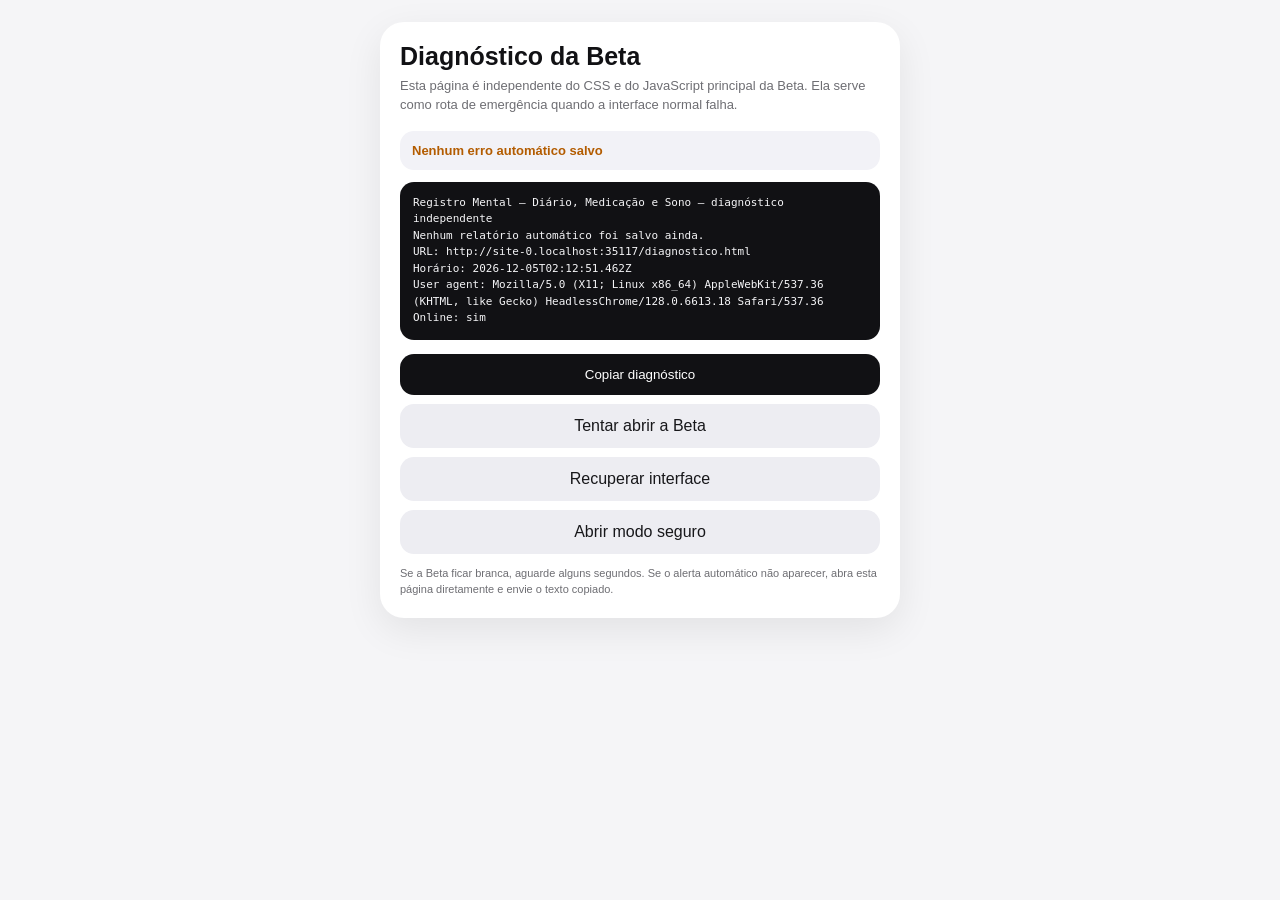
<file: diagnostico.html>
<!doctype html>
<html lang="pt-BR">
<head>
<meta charset="utf-8">
<meta name="viewport" content="width=device-width,initial-scale=1,viewport-fit=cover">
<meta name="theme-color" content="#f5f5f7">
<title>Diagnóstico — Registro Mental — Diário, Medicação e Sono</title>
<style>
*{box-sizing:border-box}html,body{margin:0;min-height:100%;background:#f5f5f7;color:#111114;font-family:-apple-system,BlinkMacSystemFont,"SF Pro Text",sans-serif}body{padding:calc(22px + env(safe-area-inset-top)) 16px calc(24px + env(safe-area-inset-bottom))}.wrap{width:min(100%,520px);margin:0 auto}.card{background:#fff;border-radius:24px;padding:20px;box-shadow:0 12px 38px rgba(0,0,0,.08)}h1{margin:0 0 6px;font-size:25px}p{margin:0;color:#6e6e73;font-size:13px;line-height:1.45}.status{margin:16px 0 12px;padding:12px;border-radius:14px;background:#f2f2f7;font-size:13px;font-weight:700}.report{margin:12px 0 0;padding:13px;border-radius:14px;background:#111114;color:#f5f5f7;white-space:pre-wrap;word-break:break-word;font:11px/1.5 ui-monospace,SFMono-Regular,Menlo,monospace;max-height:55vh;overflow:auto}.actions{display:grid;gap:9px;margin-top:14px}.actions button,.actions a{border:0;border-radius:14px;padding:13px 12px;font:700 14px/1.2 inherit;text-align:center;text-decoration:none;background:#ededf2;color:#17171a}.actions button:first-child{background:#111114;color:#fff}.hint{margin-top:12px;font-size:11px}.ok{color:#248a3d}.warn{color:#b35c00}@media(prefers-color-scheme:dark){html,body{background:#111114;color:#f5f5f7}.card{background:#1c1c1e;box-shadow:none}.status,.actions button,.actions a{background:#2c2c2e;color:#f5f5f7}p{color:#aeaeb2}.actions button:first-child{background:#f2f2f4;color:#111114}.report{background:#000}}
</style>
</head>
<body>
<div class="wrap"><section class="card">
<h1>Diagnóstico da Beta</h1>
<p>Esta página é independente do CSS e do JavaScript principal da Beta. Ela serve como rota de emergência quando a interface normal falha.</p>
<div class="status" id="status">Lendo o último diagnóstico…</div>
<pre class="report" id="report"></pre>
<div class="actions">
<button type="button" id="copy">Copiar diagnóstico</button>
<a href="./?diag-return=1">Tentar abrir a Beta</a>
<a href="./recover.html?from=diagnostico">Recuperar interface</a>
<a href="./safe.html?from=diagnostico">Abrir modo seguro</a>
</div>
<p class="hint">Se a Beta ficar branca, aguarde alguns segundos. Se o alerta automático não aparecer, abra esta página diretamente e envie o texto copiado.</p>
</section></div>
<script>
(function(){
'use strict';
var KEY='registro-last-diagnostic-v1';
var report=document.getElementById('report');
var status=document.getElementById('status');
var copy=document.getElementById('copy');
function fallbackCopy(text){var ta=document.createElement('textarea');ta.value=text;ta.setAttribute('readonly','');ta.style.position='fixed';ta.style.opacity='0';document.body.appendChild(ta);ta.select();var ok=false;try{ok=document.execCommand('copy')}catch(e){}ta.remove();return ok}
var text='';
try{text=sessionStorage.getItem(KEY)||localStorage.getItem(KEY)||''}catch(e){}
if(!text){
 text=['Registro Mental — Diário, Medicação e Sono — diagnóstico independente','Nenhum relatório automático foi salvo ainda.','URL: '+location.href,'Horário: '+new Date().toISOString(),'User agent: '+navigator.userAgent,'Online: '+(navigator.onLine?'sim':'não')].join('\n');
 status.textContent='Nenhum erro automático salvo';status.className='status warn';
}else{status.textContent='Último diagnóstico automático encontrado';status.className='status ok'}
report.textContent=text;
copy.addEventListener('click',async function(){var ok=false;try{await navigator.clipboard.writeText(text);ok=true}catch(e){ok=fallbackCopy(text)}copy.textContent=ok?'Diagnóstico copiado':'Selecione e copie o texto acima'});
})();
</script>
</body>
</html>
</file>
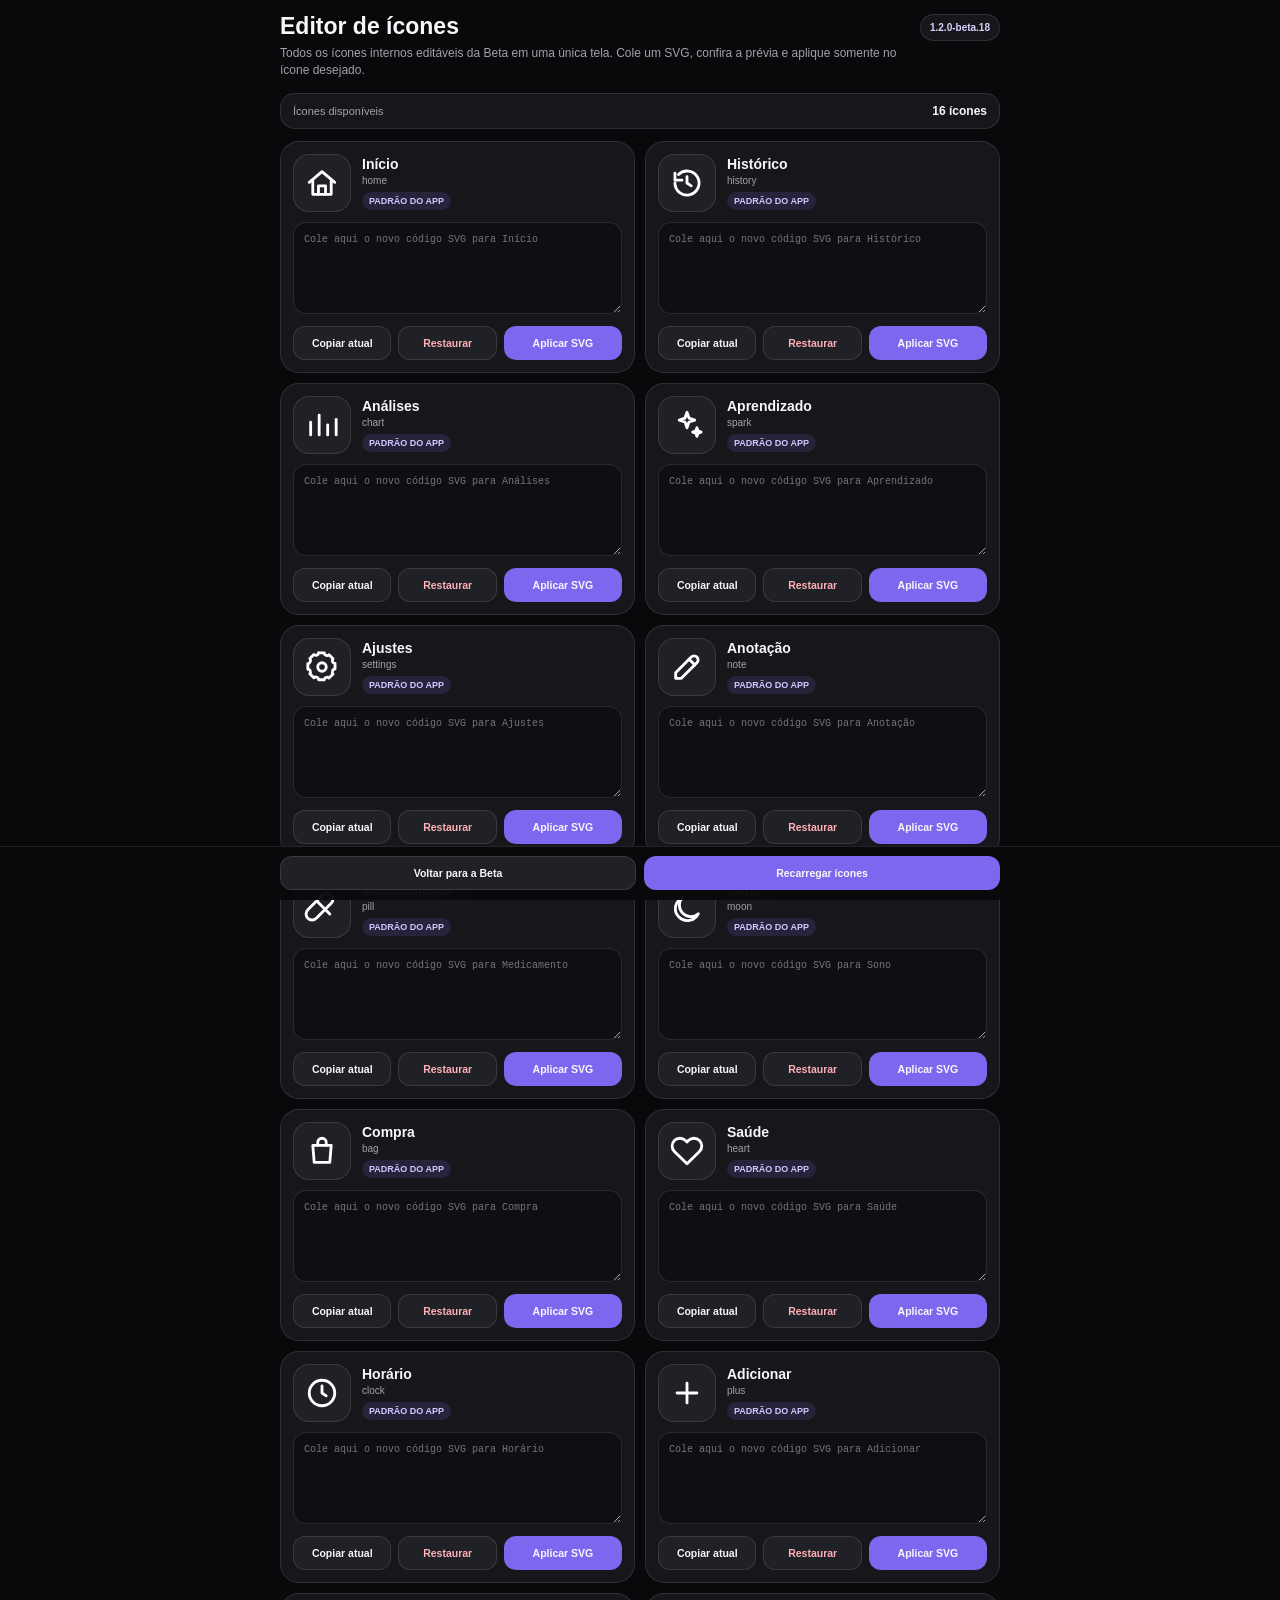
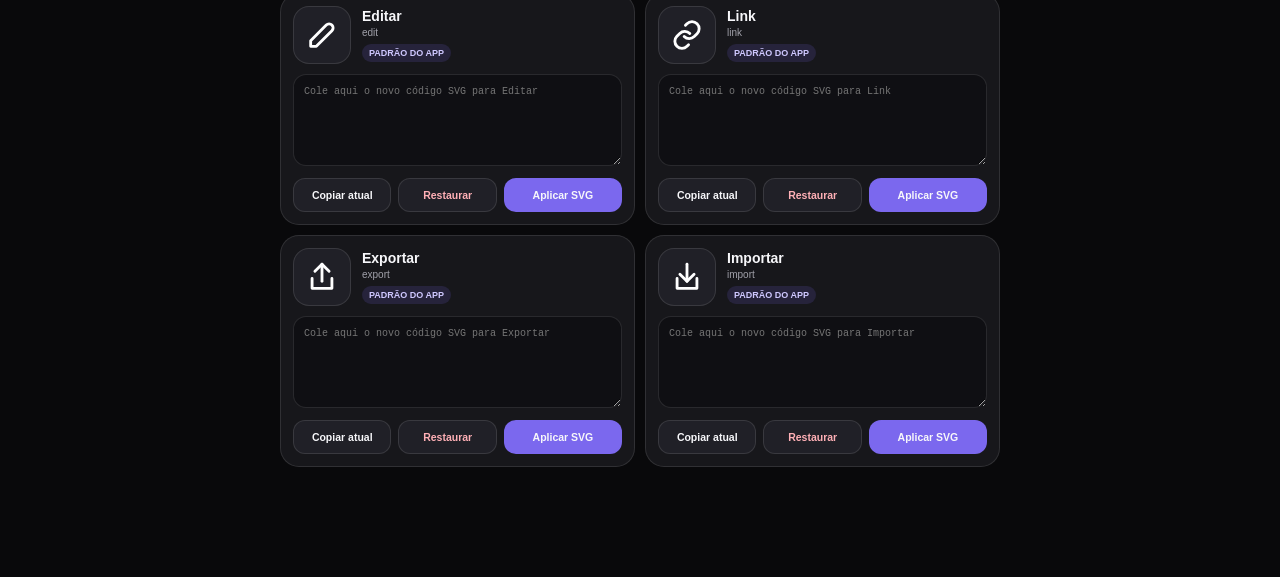
<file: icon-editor.html>
<!doctype html>
<html lang="pt-BR">
<head>
<meta charset="utf-8">
<meta name="viewport" content="width=device-width,initial-scale=1,viewport-fit=cover">
<meta name="theme-color" content="#0b0b0d">
<title>Registro Mental · Editor de ícones</title>
<style>
:root{color-scheme:dark;--bg:#09090b;--card:#17171b;--card2:#202027;--text:#f7f7fa;--muted:#a1a1aa;--line:rgba(255,255,255,.11);--accent:#7b68ee;--ok:#35c98a}
*{box-sizing:border-box}html,body{margin:0;min-height:100%;background:var(--bg);color:var(--text);font-family:-apple-system,BlinkMacSystemFont,"SF Pro Text","Segoe UI",sans-serif;-webkit-font-smoothing:antialiased}
body{padding:calc(14px + env(safe-area-inset-top)) 12px calc(110px + env(safe-area-inset-bottom))}
main{width:min(100%,720px);margin:auto}.head{display:flex;align-items:flex-start;justify-content:space-between;gap:10px;margin-bottom:14px}.head h1{font-size:23px;line-height:1.1;margin:0}.head p{font-size:12px;line-height:1.4;color:var(--muted);margin:6px 0 0}.version{flex:0 0 auto;border:1px solid var(--line);background:var(--card);padding:7px 9px;border-radius:999px;font-size:10px;font-weight:800;color:#d7d2ff}
.summary{display:flex;align-items:center;justify-content:space-between;gap:8px;margin:0 0 12px;padding:10px 12px;border:1px solid var(--line);border-radius:15px;background:var(--card)}.summary span{font-size:11px;color:var(--muted)}.summary strong{font-size:12px}
.grid{display:grid;grid-template-columns:1fr;gap:10px}.card{border:1px solid var(--line);border-radius:19px;background:var(--card);padding:12px}.top{display:grid;grid-template-columns:58px minmax(0,1fr);gap:11px;align-items:center}.preview{width:58px;height:58px;display:grid;place-items:center;border:1px solid var(--line);border-radius:16px;background:var(--card2);color:#fff}.preview svg{width:34px;height:34px;display:block;fill:none;stroke:currentColor;stroke-width:2;stroke-linecap:round;stroke-linejoin:round;overflow:visible}.meta{min-width:0}.meta strong{display:block;font-size:14px}.meta small{display:block;color:var(--muted);font-size:10px;margin-top:3px}.state{display:inline-block;margin-top:6px;padding:4px 7px;border-radius:999px;background:rgba(123,104,238,.15);color:#cfc8ff;font-size:9px;font-weight:800}.state.custom{background:rgba(53,201,138,.14);color:#93f0c7}
textarea{width:100%;height:92px;margin-top:10px;resize:vertical;border:1px solid var(--line);border-radius:13px;background:#0f0f13;color:#f7f7fa;padding:10px;font:10px/1.45 ui-monospace,SFMono-Regular,Menlo,monospace;outline:none}textarea:focus{border-color:rgba(123,104,238,.7);box-shadow:0 0 0 3px rgba(123,104,238,.12)}
.actions{display:grid;grid-template-columns:1fr 1fr 1.2fr;gap:7px;margin-top:8px}.actions button,.bottom button,.back{border:0;border-radius:12px;padding:10px 8px;font-size:10.5px;font-weight:800}.actions button{background:var(--card2);color:var(--text);border:1px solid var(--line)}.actions .save{background:var(--accent);border-color:transparent}.actions .reset{color:#ffb0b6}
.bottom{position:fixed;z-index:20;left:0;right:0;bottom:0;padding:9px 12px calc(10px + env(safe-area-inset-bottom));background:rgba(9,9,11,.92);border-top:1px solid var(--line);backdrop-filter:blur(18px);-webkit-backdrop-filter:blur(18px)}.bottom-inner{width:min(100%,720px);margin:auto;display:grid;grid-template-columns:1fr 1fr;gap:8px}.bottom button,.back{background:var(--card2);color:var(--text);border:1px solid var(--line)}.bottom .primary{background:var(--accent);border-color:transparent}.toast{position:fixed;z-index:50;left:50%;bottom:calc(86px + env(safe-area-inset-bottom));transform:translate(-50%,12px);opacity:0;pointer-events:none;background:#292930;color:white;border:1px solid var(--line);border-radius:12px;padding:9px 12px;font-size:11px;transition:.17s}.toast.show{opacity:1;transform:translate(-50%,0)}
@media(min-width:620px){.grid{grid-template-columns:1fr 1fr}.card{min-width:0}}
</style>
</head>
<body>
<main>
  <div class="head"><div><h1>Editor de ícones</h1><p>Todos os ícones internos editáveis da Beta em uma única tela. Cole um SVG, confira a prévia e aplique somente no ícone desejado.</p></div><span class="version">1.2.0-beta.18</span></div>
  <div class="summary"><span>Ícones disponíveis</span><strong id="count"></strong></div>
  <section class="grid" id="grid"></section>
</main>
<div class="bottom"><div class="bottom-inner"><button id="backBtn">Voltar para a Beta</button><button class="primary" id="reloadBtn">Recarregar ícones</button></div></div>
<div class="toast" id="toast"></div>
<script>
const RELEASE='1.2.0-beta.18';
const SETTINGS_KEY='registro-beta-settings-v1';
const BASE_ICONS={"home":"\u003cpath d=\"M3 11.5 12 4l9 7.5\">\u003c/path>\u003cpath d=\"M5.5 10.5V20h13v-9.5\">\u003c/path>\u003cpath d=\"M9.5 20v-6h5v6\">\u003c/path>","history":"\u003cpath d=\"M3.5 12a8.5 8.5 0 1 0 2.5-6\">\u003c/path>\u003cpath d=\"M3.5 5v5h5\">\u003c/path>\u003cpath d=\"M12 7.5V12l3 2\">\u003c/path>","chart":"\u003cpath d=\"M4 19V10\">\u003c/path>\u003cpath d=\"M10 19V5\">\u003c/path>\u003cpath d=\"M16 19v-7\">\u003c/path>\u003cpath d=\"M22 19V8\">\u003c/path>","settings":"\u003ccircle cx=\"12\" cy=\"12\" r=\"3\">\u003c/circle>\u003cpath d=\"M19.4 15a1.7 1.7 0 0 0 .34 1.88l.06.06-2.86 2.86-.06-.06A1.7 1.7 0 0 0 15 19.4a1.7 1.7 0 0 0-1 .6 1.7 1.7 0 0 0-.4 1.1V21H9.6v-.1a1.7 1.7 0 0 0-.4-1.1 1.7 1.7 0 0 0-1-.6 1.7 1.7 0 0 0-1.88.34l-.06.06-2.86-2.86.06-.06A1.7 1.7 0 0 0 3.8 15a1.7 1.7 0 0 0-.6-1 1.7 1.7 0 0 0-1.1-.4H2V9.6h.1A1.7 1.7 0 0 0 3.2 9a1.7 1.7 0 0 0 .6-1 1.7 1.7 0 0 0-.34-1.88l-.06-.06L6.26 3.2l.06.06A1.7 1.7 0 0 0 8.2 3.6a1.7 1.7 0 0 0 1-.6 1.7 1.7 0 0 0 .4-1.1V2h4v.1a1.7 1.7 0 0 0 .4 1.1 1.7 1.7 0 0 0 1 .6 1.7 1.7 0 0 0 1.88-.34l.06-.06 2.86 2.86-.06.06A1.7 1.7 0 0 0 19.4 8c.1.4.3.75.6 1 .3.25.7.4 1.1.4h.1v4h-.1c-.4 0-.8.15-1.1.4-.3.25-.5.6-.6 1.2Z\">\u003c/path>","note":"\u003cpath d=\"M4 20h4l11-11a2.8 2.8 0 0 0-4-4L4 16v4Z\">\u003c/path>\u003cpath d=\"m13.5 6.5 4 4\">\u003c/path>","pill":"\u003cpath d=\"M8 18.5 18.5 8a4.24 4.24 0 0 0-6-6L2 12.5a4.24 4.24 0 1 0 6 6Z\">\u003c/path>\u003cpath d=\"m8.5 6.5 9 9\">\u003c/path>","moon":"\u003cpath d=\"M20 15.3A8 8 0 0 1 8.7 4 8.5 8.5 0 1 0 20 15.3Z\">\u003c/path>","bag":"\u003cpath d=\"M5.5 8h13l-1 12h-11l-1-12Z\">\u003c/path>\u003cpath d=\"M9 8V6a3 3 0 0 1 6 0v2\">\u003c/path>","spark":"\u003cpath d=\"m12 3 1.4 4.1L17.5 8.5l-4.1 1.4L12 14l-1.4-4.1-4.1-1.4 4.1-1.4L12 3Z\">\u003c/path>\u003cpath d=\"m19 14 .8 2.2L22 17l-2.2.8L19 20l-.8-2.2L16 17l2.2-.8L19 14Z\">\u003c/path>","link":"\u003cpath d=\"M10 13a5 5 0 0 0 7.1.1l2-2a5 5 0 0 0-7.1-7.1l-1.1 1.1\">\u003c/path>\u003cpath d=\"M14 11a5 5 0 0 0-7.1-.1l-2 2A5 5 0 0 0 12 20l1.1-1.1\">\u003c/path>","heart":"\u003cpath d=\"M20.8 4.6a5.5 5.5 0 0 0-7.8 0L12 5.7l-1.1-1.1a5.5 5.5 0 0 0-7.8 7.8L12 21l8.8-8.6a5.5 5.5 0 0 0 0-7.8Z\">\u003c/path>","export":"\u003cpath d=\"M12 3v12\">\u003c/path>\u003cpath d=\"m7 8 5-5 5 5\">\u003c/path>\u003cpath d=\"M5 13v7h14v-7\">\u003c/path>","import":"\u003cpath d=\"M12 15V3\">\u003c/path>\u003cpath d=\"m7 10 5 5 5-5\">\u003c/path>\u003cpath d=\"M5 13v7h14v-7\">\u003c/path>","plus":"\u003cpath d=\"M12 5v14M5 12h14\">\u003c/path>","edit":"\u003cpath d=\"M4 20h4l11-11a2.8 2.8 0 0 0-4-4L4 16v4Z\">\u003c/path>","clock":"\u003ccircle cx=\"12\" cy=\"12\" r=\"9\">\u003c/circle>\u003cpath d=\"M12 7v5l3 2\">\u003c/path>"};
const LABELS={"home":"Início","history":"Histórico","chart":"Análises","settings":"Ajustes","note":"Anotação","pill":"Medicamento","moon":"Sono","bag":"Compra","spark":"Aprendizado","link":"Link","heart":"Saúde","export":"Exportar","import":"Importar","plus":"Adicionar","edit":"Editar","clock":"Horário"};
const ORDER=['home','history','chart','spark','settings','note','pill','moon','bag','heart','clock','plus','edit','link','export','import'];
const dirty=new Set();
const esc=v=>String(v??'').replace(/[&<>"']/g,c=>({'&':'&amp;','<':'&lt;','>':'&gt;','"':'&quot;',"'":'&#039;'}[c]));
function settings(){try{return JSON.parse(localStorage.getItem(SETTINGS_KEY)||'{}')}catch{return{}}}
function writeSettings(s){localStorage.setItem(SETTINGS_KEY,JSON.stringify(s))}
function sanitize(raw=''){let s=String(raw).trim();s=s.replace(/<script[\s\S]*?<\/script>/gi,'').replace(/<foreignObject[\s\S]*?<\/foreignObject>/gi,'').replace(/\son\w+\s*=\s*(['"]).*?\1/gi,'').replace(/\s(?:href|xlink:href)\s*=\s*(['"])(?:https?:|data:|javascript:).*?\1/gi,'');const m=s.match(/<svg[^>]*>([\s\S]*?)<\/svg>/i);return m?m[1]:s}
function effective(key,s=settings()){const o=s.iconOverrides?.[key];if(o?.type==='svg'&&o.value)return sanitize(o.value);if(o?.type==='bank'&&BASE_ICONS[o.value])return BASE_ICONS[o.value];return BASE_ICONS[key]||''}
function fullSvg(body){return '<svg viewBox="0 0 24 24" xmlns="http://www.w3.org/2000/svg">'+body+'</svg>'}
function toast(t){const e=document.getElementById('toast');e.textContent=t;e.classList.add('show');clearTimeout(toast._t);toast._t=setTimeout(()=>e.classList.remove('show'),1300)}
async function pasteInto(key){const ta=document.querySelector('[data-svg="'+key+'"]');try{const t=await navigator.clipboard.readText();if(!t)throw 0;ta.value=t;ta.dispatchEvent(new Event('input',{bubbles:true}));toast('SVG colado')}catch{ta.focus();toast('Cole o SVG no campo')}}
function preview(key,raw){const box=document.querySelector('[data-preview="'+key+'"]');const body=raw.trim()?sanitize(raw):effective(key);box.innerHTML='<svg viewBox="0 0 24 24" aria-hidden="true">'+body+'</svg>'}
function saveOne(key){const ta=document.querySelector('[data-svg="'+key+'"]');const raw=ta.value.trim(),s=settings();s.iconOverrides={...(s.iconOverrides||{})};if(raw){const clean=sanitize(raw);if(!clean)return toast('SVG vazio ou inválido');s.iconOverrides[key]={type:'svg',value:raw}}else delete s.iconOverrides[key];writeSettings(s);dirty.delete(key);render();toast('Ícone '+(LABELS[key]||key)+' aplicado')}
function resetOne(key){const s=settings();s.iconOverrides={...(s.iconOverrides||{})};delete s.iconOverrides[key];writeSettings(s);dirty.delete(key);render();toast('Ícone restaurado')}
function copyCurrent(key){const body=effective(key);const text=fullSvg(body);navigator.clipboard?.writeText(text).then(()=>toast('SVG atual copiado')).catch(()=>toast('Não foi possível copiar'))}
function render(){const s=settings(),grid=document.getElementById('grid');grid.innerHTML=ORDER.filter(k=>BASE_ICONS[k]).map(key=>{const o=s.iconOverrides?.[key],custom=!!o;const body=effective(key,s);const value=o?.type==='svg'?o.value:'';return '<article class="card"><div class="top"><div class="preview" data-preview="'+key+'"><svg viewBox="0 0 24 24" aria-hidden="true">'+body+'</svg></div><div class="meta"><strong>'+esc(LABELS[key]||key)+'</strong><small>'+esc(key)+'</small><span class="state '+(custom?'custom':'')+'">'+(custom?'PERSONALIZADO':'PADRÃO DO APP')+'</span></div></div><textarea data-svg="'+key+'" spellcheck="false" placeholder="Cole aqui o novo código SVG para '+esc(LABELS[key]||key)+'">'+esc(value)+'</textarea><div class="actions"><button data-copy="'+key+'">Copiar atual</button><button class="reset" data-reset="'+key+'">Restaurar</button><button class="save" data-save="'+key+'">Aplicar SVG</button></div></article>'}).join('');document.getElementById('count').textContent=ORDER.filter(k=>BASE_ICONS[k]).length+' ícones';document.querySelectorAll('[data-svg]').forEach(ta=>ta.oninput=()=>{dirty.add(ta.dataset.svg);preview(ta.dataset.svg,ta.value)});document.querySelectorAll('[data-copy]').forEach(b=>b.onclick=()=>copyCurrent(b.dataset.copy));document.querySelectorAll('[data-reset]').forEach(b=>b.onclick=()=>resetOne(b.dataset.reset));document.querySelectorAll('[data-save]').forEach(b=>b.onclick=()=>saveOne(b.dataset.save))}
document.getElementById('backBtn').onclick=()=>location.href='./';
document.getElementById('reloadBtn').onclick=()=>{render();toast('Ícones recarregados')};
window.addEventListener('beforeunload',e=>{if(!dirty.size)return;e.preventDefault();e.returnValue=''});
render();
</script>
</body>
</html>
</file>
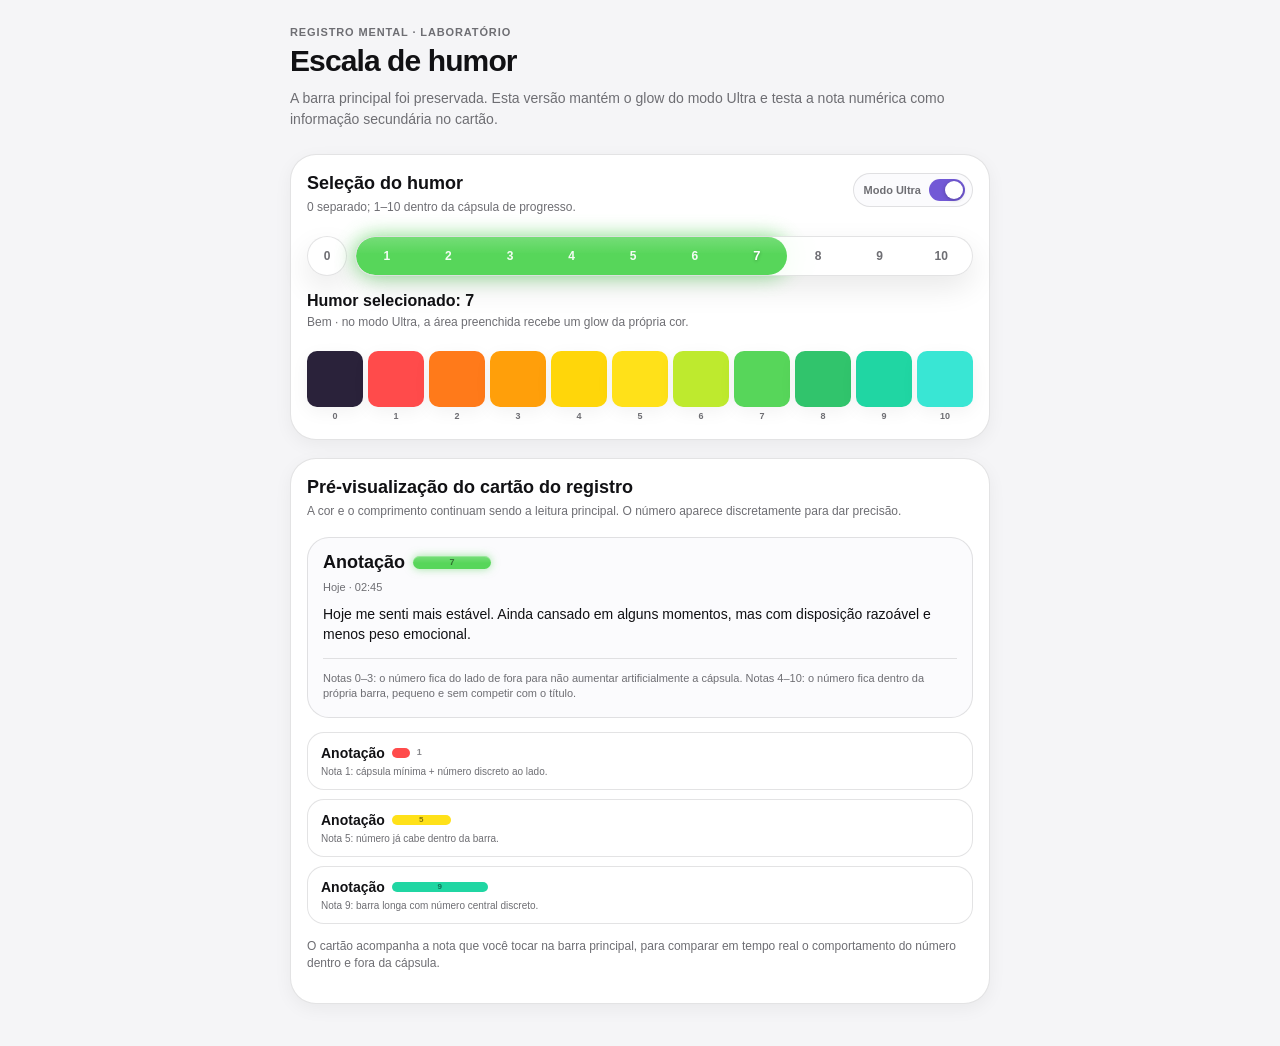
<file: mood-lab-review.html>
<!doctype html><html lang="pt-BR"><head><meta charset="utf-8"><meta name="viewport" content="width=device-width,initial-scale=1,viewport-fit=cover"><meta name="robots" content="noindex,nofollow"><title>Abrindo laboratório atualizado…</title><style>html,body{margin:0;min-height:100%;display:grid;place-items:center;background:#111114;color:#f5f5f7;font-family:-apple-system,BlinkMacSystemFont,"SF Pro Text",sans-serif}main{text-align:center;padding:24px}strong{display:block;font-size:18px;margin-bottom:8px}small{color:#a1a1a6}</style></head><body><main><strong>Abrindo laboratório atualizado…</strong><small>Paleta 0–10 + prévia dos cartões</small></main><script>location.replace('./mood-lab.html?v=20260909-0312-card-preview');</script></body></html>
</file>
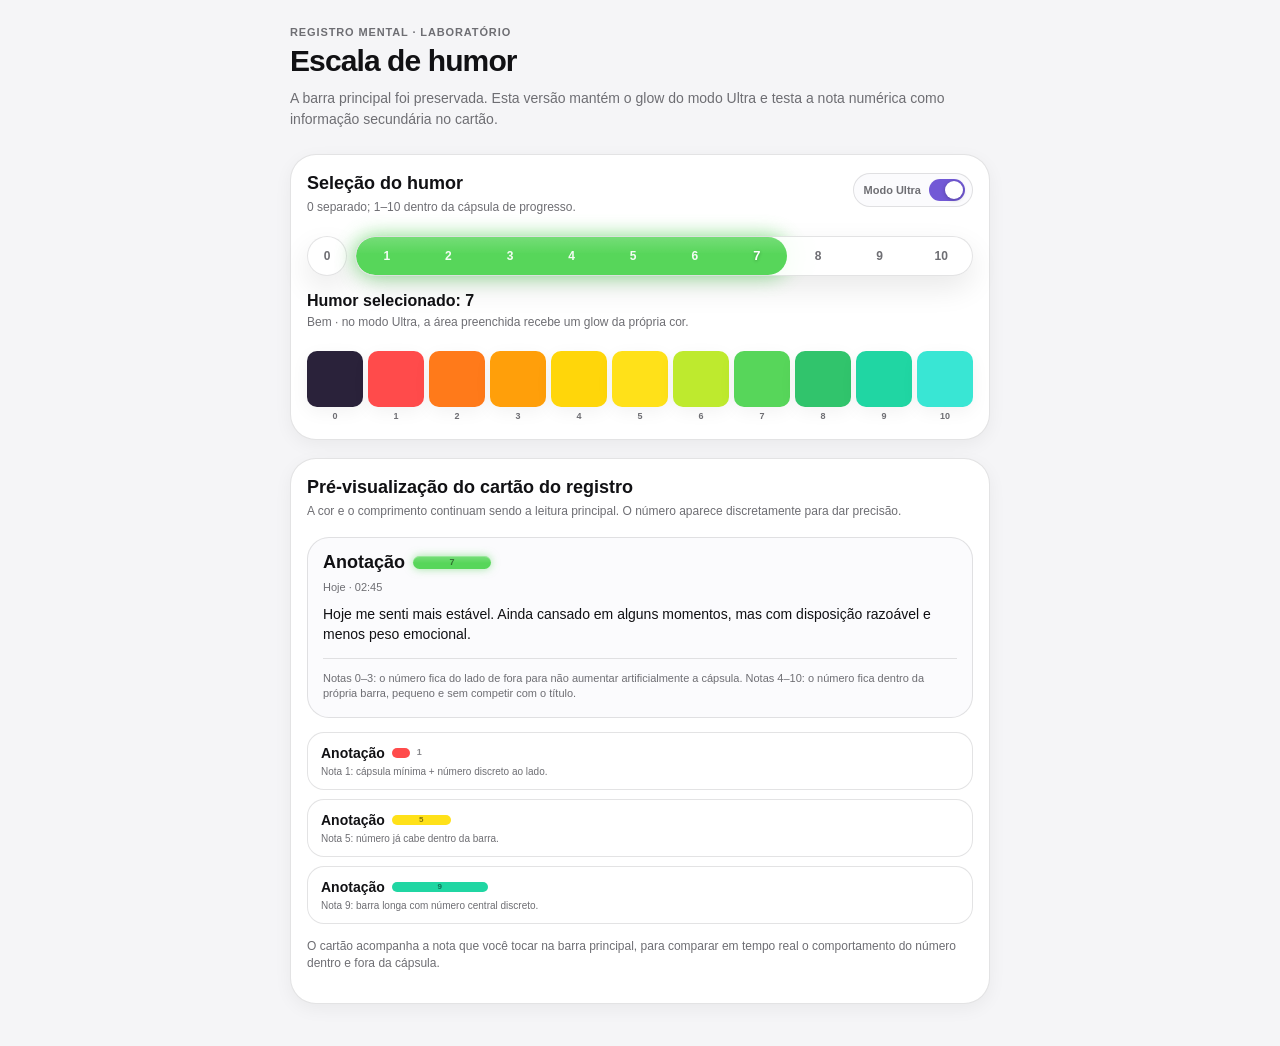
<file: mood-lab.html>
<!doctype html>
<html lang="pt-BR">
<head>
<meta charset="utf-8">
<meta name="robots" content="noindex,nofollow">
<meta name="viewport" content="width=device-width,initial-scale=1,viewport-fit=cover">
<meta name="theme-color" content="#f5f5f7">
<title>Laboratório — Escala de humor</title>
<style>
:root{
  color-scheme:light dark;
  --bg:#f5f5f7;--surface:#fff;--surface2:#fbfbfd;--text:#111114;--secondary:#6e6e73;
  --separator:rgba(60,60,67,.14);--track:rgba(255,255,255,.88);--accent:#7259D6;
  --fill:#57D65A;--shadow:0 12px 30px rgba(0,0,0,.09);--soft:0 5px 18px rgba(0,0,0,.05)
}
@media(prefers-color-scheme:dark){:root{
  --bg:#111114;--surface:#1c1c1e;--surface2:#232326;--text:#f5f5f7;--secondary:#a1a1a6;
  --separator:rgba(235,235,245,.14);--track:rgba(44,44,46,.92);
  --shadow:0 12px 28px rgba(0,0,0,.28);--soft:0 5px 18px rgba(0,0,0,.18)
}}
*{box-sizing:border-box}
html,body{margin:0;min-height:100%;background:var(--bg);color:var(--text);font-family:-apple-system,BlinkMacSystemFont,"SF Pro Text",sans-serif}
body{padding:calc(26px + env(safe-area-inset-top)) 14px calc(42px + env(safe-area-inset-bottom))}
main{width:min(100%,700px);margin:auto}
.eyebrow{margin:0 0 6px;color:var(--secondary);font-size:11px;font-weight:760;letter-spacing:.08em;text-transform:uppercase}
h1{margin:0;font-size:30px;letter-spacing:-.03em}
.intro{margin:10px 0 24px;color:var(--secondary);font-size:14px;line-height:1.5}
.stack{display:grid;gap:18px}
.panel{border:1px solid var(--separator);background:var(--surface);border-radius:26px;padding:18px 16px;box-shadow:var(--soft)}
.head-row{display:flex;align-items:flex-start;justify-content:space-between;gap:12px}
.panel h2{margin:0;font-size:18px}
.sub{margin:5px 0 0;color:var(--secondary);font-size:12px;line-height:1.45}
.mode-toggle{display:flex;align-items:center;gap:8px;background:var(--surface2);border:1px solid var(--separator);border-radius:999px;padding:5px 7px 5px 10px;font-size:11px;font-weight:750;color:var(--secondary);white-space:nowrap}
.switch{appearance:none;width:36px;height:22px;border:0;border-radius:999px;background:rgba(127,127,127,.24);position:relative;margin:0;transition:.2s}
.switch:after{content:"";position:absolute;width:18px;height:18px;left:2px;top:2px;border-radius:50%;background:#fff;box-shadow:0 1px 4px rgba(0,0,0,.25);transition:.2s}
.switch:checked{background:var(--accent)}
.switch:checked:after{transform:translateX(14px)}
.scale-wrap{margin-top:20px;display:grid;grid-template-columns:40px minmax(0,1fr);gap:8px;align-items:center}
.zero,.scale button{appearance:none;border:0;cursor:pointer;-webkit-tap-highlight-color:transparent;font:800 12px/1 -apple-system,BlinkMacSystemFont,"SF Pro Text",sans-serif}
.zero{width:40px;height:40px;border-radius:50%;background:var(--track);color:var(--secondary);border:1px solid var(--separator);box-shadow:var(--shadow);transition:.18s transform,.18s background,.18s color,.18s box-shadow,.18s filter}
.scale-shell{position:relative;height:40px;isolation:isolate}
.glow{position:absolute;z-index:0;left:0;top:0;height:40px;width:0;border-radius:999px;background:var(--fill);filter:blur(10px);opacity:0;transition:width .28s cubic-bezier(.2,.8,.2,1),background .2s,opacity .2s}
.ultra .glow{opacity:.68}
.scale{position:absolute;z-index:1;inset:0;border-radius:999px;background:var(--track);border:1px solid var(--separator);overflow:hidden;box-shadow:var(--shadow);backdrop-filter:blur(24px) saturate(145%);-webkit-backdrop-filter:blur(24px) saturate(145%)}
.fill{position:absolute;inset:0 auto 0 0;width:0;background:linear-gradient(180deg,rgba(255,255,255,.18),rgba(255,255,255,0) 45%),var(--fill);border-radius:999px;transition:width .28s cubic-bezier(.2,.8,.2,1),background .2s}
.scale-grid{position:relative;z-index:2;display:grid;grid-template-columns:repeat(10,minmax(0,1fr));height:100%}
.scale button{min-width:0;background:transparent;color:var(--secondary);transition:.18s color,.18s transform,.18s text-shadow}
.scale button.filled{color:rgba(255,255,255,.93)}
.scale button.selected{color:#fff;transform:scale(1.08);text-shadow:0 1px 3px rgba(0,0,0,.26)}
.zero.selected{background:var(--fill);color:#fff;transform:scale(1.05);box-shadow:0 0 0 2px color-mix(in srgb,var(--fill) 28%,transparent),var(--shadow)}
.ultra .zero.selected{filter:drop-shadow(0 0 9px var(--fill)) drop-shadow(0 0 18px color-mix(in srgb,var(--fill) 60%,transparent))}
.summary{margin-top:16px;min-height:44px}
.summary strong{display:block;font-size:16px}
.summary small{display:block;margin-top:4px;color:var(--secondary);font-size:12px;line-height:1.4}
.palette-row{display:grid;grid-template-columns:repeat(11,minmax(0,1fr));gap:5px;margin-top:15px}
.swatch{display:grid;gap:4px;justify-items:center;min-width:0}
.swatch i{display:block;width:100%;aspect-ratio:1;border-radius:10px;box-shadow:var(--soft)}
.swatch span{font-size:9px;font-weight:750;color:var(--secondary)}
.preview-card{margin-top:16px;padding:15px;border:1px solid var(--separator);border-radius:22px;background:var(--surface2)}
.record-topline{display:flex;align-items:center;gap:8px;min-width:0}
.record-title{font-size:18px;font-weight:780;line-height:1.1}
.record-mood{height:13px;min-width:13px;width:60px;max-width:112px;border-radius:999px;background:var(--fill);box-shadow:0 1px 0 rgba(255,255,255,.24) inset;transition:width .28s cubic-bezier(.2,.8,.2,1),background .2s,box-shadow .2s;position:relative;overflow:hidden}
.record-mood:after{content:"";position:absolute;inset:0;background:linear-gradient(180deg,rgba(255,255,255,.20),transparent 55%);pointer-events:none}
.record-mood-number-inside{position:absolute;z-index:2;inset:0;display:grid;place-items:center;color:rgba(0,0,0,.48);font-size:9px;font-weight:680;line-height:1;user-select:none}
.record-mood-number-outside{font-size:10px;font-weight:650;line-height:1;color:var(--secondary);opacity:.82;min-width:9px;text-align:center}
[hidden]{display:none!important}
.ultra .record-mood{box-shadow:0 0 9px color-mix(in srgb,var(--fill) 55%,transparent),0 1px 0 rgba(255,255,255,.25) inset}
.record-meta{margin-top:8px;color:var(--secondary);font-size:11px}
.record-text{margin:11px 0 0;font-size:14px;line-height:1.48}
.legend{margin-top:13px;padding-top:12px;border-top:1px solid var(--separator);color:var(--secondary);font-size:11px;line-height:1.4}
.examples{display:grid;gap:9px;margin-top:14px}
.mini-card{padding:12px 13px;border:1px solid var(--separator);border-radius:17px;background:var(--surface)}
.mini-title-row{display:flex;align-items:center;gap:7px}
.mini-title{font-size:14px;font-weight:760}
.mini-mood{height:10px;border-radius:999px;background:var(--example-color);width:var(--example-width);position:relative;display:grid;place-items:center}
.mini-in{font-size:8px;font-weight:680;color:rgba(0,0,0,.48);line-height:1}
.mini-out{font-size:9px;font-weight:650;color:var(--secondary);opacity:.82;line-height:1}
.mini-meta{margin-top:5px;color:var(--secondary);font-size:10px}
.footer-note{margin-top:14px;color:var(--secondary);font-size:12px;line-height:1.45}
@media(max-width:430px){
  .panel{padding-left:12px;padding-right:12px}.scale-wrap{grid-template-columns:36px minmax(0,1fr);gap:6px}
  .zero{width:36px;height:36px}.scale-shell,.glow{height:36px}.palette-row{gap:4px}
  .mode-toggle{padding-left:8px}.record-title{font-size:17px}
}
</style>
</head>
<body>
<main>
<p class="eyebrow">Registro Mental · Laboratório</p>
<h1>Escala de humor</h1>
<p class="intro">A barra principal foi preservada. Esta versão mantém o glow do modo Ultra e testa a nota numérica como informação secundária no cartão.</p>

<div class="stack">
<section class="panel" id="labPanel">
  <div class="head-row">
    <div><h2>Seleção do humor</h2><p class="sub">0 separado; 1–10 dentro da cápsula de progresso.</p></div>
    <label class="mode-toggle">Modo Ultra <input class="switch" id="ultraToggle" type="checkbox" checked></label>
  </div>

  <div class="scale-wrap" role="group" aria-label="Estado emocional de zero a dez">
    <button class="zero" type="button" data-mood="0">0</button>
    <div class="scale-shell">
      <div class="glow" id="glow"></div>
      <div class="scale">
        <div class="fill" id="fill"></div>
        <div class="scale-grid">
          <button type="button" data-mood="1">1</button><button type="button" data-mood="2">2</button><button type="button" data-mood="3">3</button><button type="button" data-mood="4">4</button><button type="button" data-mood="5">5</button><button type="button" data-mood="6">6</button><button type="button" data-mood="7">7</button><button type="button" data-mood="8">8</button><button type="button" data-mood="9">9</button><button type="button" data-mood="10">10</button>
        </div>
      </div>
    </div>
  </div>

  <div class="summary" id="summary"></div>

  <div class="palette-row" aria-label="Paleta de humor">
    <div class="swatch"><i style="background:#2A223A"></i><span>0</span></div>
    <div class="swatch"><i style="background:#FF4B4B"></i><span>1</span></div>
    <div class="swatch"><i style="background:#FF7A1A"></i><span>2</span></div>
    <div class="swatch"><i style="background:#FF9F0A"></i><span>3</span></div>
    <div class="swatch"><i style="background:#FFD60A"></i><span>4</span></div>
    <div class="swatch"><i style="background:#FFE119"></i><span>5</span></div>
    <div class="swatch"><i style="background:#BEEA2E"></i><span>6</span></div>
    <div class="swatch"><i style="background:#57D65A"></i><span>7</span></div>
    <div class="swatch"><i style="background:#31C46C"></i><span>8</span></div>
    <div class="swatch"><i style="background:#20D6A3"></i><span>9</span></div>
    <div class="swatch"><i style="background:#39E6D4"></i><span>10</span></div>
  </div>
</section>

<section class="panel" id="previewPanel">
  <h2>Pré-visualização do cartão do registro</h2>
  <p class="sub">A cor e o comprimento continuam sendo a leitura principal. O número aparece discretamente para dar precisão.</p>

  <div class="preview-card">
    <div class="record-topline">
      <div class="record-title">Anotação</div>
      <div class="record-mood" id="recordMood" aria-label="Humor 7">
        <span class="record-mood-number-inside" id="recordMoodInside">7</span>
      </div>
      <span class="record-mood-number-outside" id="recordMoodOutside" hidden>7</span>
    </div>
    <div class="record-meta">Hoje · 02:45</div>
    <p class="record-text" id="recordText">Hoje me senti mais estável. Ainda cansado em alguns momentos, mas com disposição razoável e menos peso emocional.</p>
    <div class="legend">Notas 0–3: o número fica do lado de fora para não aumentar artificialmente a cápsula. Notas 4–10: o número fica dentro da própria barra, pequeno e sem competir com o título.</div>
  </div>

  <div class="examples">
    <div class="mini-card">
      <div class="mini-title-row"><span class="mini-title">Anotação</span><span class="mini-mood" style="--example-color:#FF4B4B;--example-width:18px"></span><span class="mini-out">1</span></div>
      <div class="mini-meta">Nota 1: cápsula mínima + número discreto ao lado.</div>
    </div>
    <div class="mini-card">
      <div class="mini-title-row"><span class="mini-title">Anotação</span><span class="mini-mood" style="--example-color:#FFE119;--example-width:59px"><span class="mini-in">5</span></span></div>
      <div class="mini-meta">Nota 5: número já cabe dentro da barra.</div>
    </div>
    <div class="mini-card">
      <div class="mini-title-row"><span class="mini-title">Anotação</span><span class="mini-mood" style="--example-color:#20D6A3;--example-width:96px"><span class="mini-in">9</span></span></div>
      <div class="mini-meta">Nota 9: barra longa com número central discreto.</div>
    </div>
  </div>

  <p class="footer-note">O cartão acompanha a nota que você tocar na barra principal, para comparar em tempo real o comportamento do número dentro e fora da cápsula.</p>
</section>
</div>
</main>

<script>
(()=>{
const colors={0:'#2A223A',1:'#FF4B4B',2:'#FF7A1A',3:'#FF9F0A',4:'#FFD60A',5:'#FFE119',6:'#BEEA2E',7:'#57D65A',8:'#31C46C',9:'#20D6A3',10:'#39E6D4'};
const labels={0:'Estado excepcionalmente ruim',1:'Muito ruim',2:'Muito ruim',3:'Ruim',4:'Abaixo do normal',5:'Mediano',6:'Razoável',7:'Bem',8:'Muito bem',9:'Ótimo',10:'Excelente'};
const texts={0:'Dia muito pesado emocionalmente, com sensação de esgotamento e pouca energia.',1:'Humor muito baixo, com bastante peso emocional e pouca disposição.',2:'Ainda bem difícil, mas um pouco menos intenso do que o pior ponto.',3:'Dia ruim, com incômodo emocional presente na maior parte do tempo.',4:'Abaixo do normal, mas já com alguns momentos de respiro.',5:'Estado mediano, sem estar bem, mas também sem grande queda.',6:'Razoável. Consegui tocar o dia com alguma estabilidade.',7:'Hoje me senti mais estável. Ainda cansado em alguns momentos, mas com disposição razoável e menos peso emocional.',8:'Me senti bem e mais leve, com boa presença e energia ao longo do dia.',9:'Humor alto e consistente, com sensação clara de bem-estar.',10:'Um dia excepcionalmente bom, leve e raro, com sensação de plenitude.'};

const panel=document.getElementById('labPanel');
const previewPanel=document.getElementById('previewPanel');
const ultra=document.getElementById('ultraToggle');
const fill=document.getElementById('fill');
const glow=document.getElementById('glow');
const summary=document.getElementById('summary');
const recordMood=document.getElementById('recordMood');
const inside=document.getElementById('recordMoodInside');
const outside=document.getElementById('recordMoodOutside');
const recordText=document.getElementById('recordText');
const buttons=[...document.querySelectorAll('[data-mood]')];

function cardWidth(v){if(v===0)return 13;return 12+v*9.4}
function setUltra(){panel.classList.toggle('ultra',ultra.checked);previewPanel.classList.toggle('ultra',ultra.checked)}
ultra.addEventListener('change',setUltra);setUltra();

function select(v){
  const color=colors[v];
  document.documentElement.style.setProperty('--fill',color);
  buttons.forEach(b=>{
    const n=Number(b.dataset.mood),on=n===v;
    b.classList.toggle('selected',on);
    b.classList.toggle('filled',v>0&&n>0&&n<=v);
    b.setAttribute('aria-pressed',String(on));
  });

  const p=v===0?0:v*10;
  fill.style.width=p+'%';
  glow.style.width=p+'%';
  summary.innerHTML='<strong>Humor selecionado: '+v+'</strong><small>'+labels[v]+' · no modo Ultra, a área preenchida recebe um glow da própria cor.</small>';

  recordMood.style.width=cardWidth(v)+'px';
  recordMood.style.background=color;
  recordMood.setAttribute('aria-label','Humor '+v);
  inside.textContent=v;
  outside.textContent=v;

  const numberOutside=v<=3;
  inside.hidden=numberOutside;
  outside.hidden=!numberOutside;

  recordText.textContent=texts[v];
  try{navigator.vibrate?.(10)}catch(_){}
}
buttons.forEach(b=>b.addEventListener('click',()=>select(Number(b.dataset.mood))));
select(7);
})();
</script>
</body>
</html>
</file>
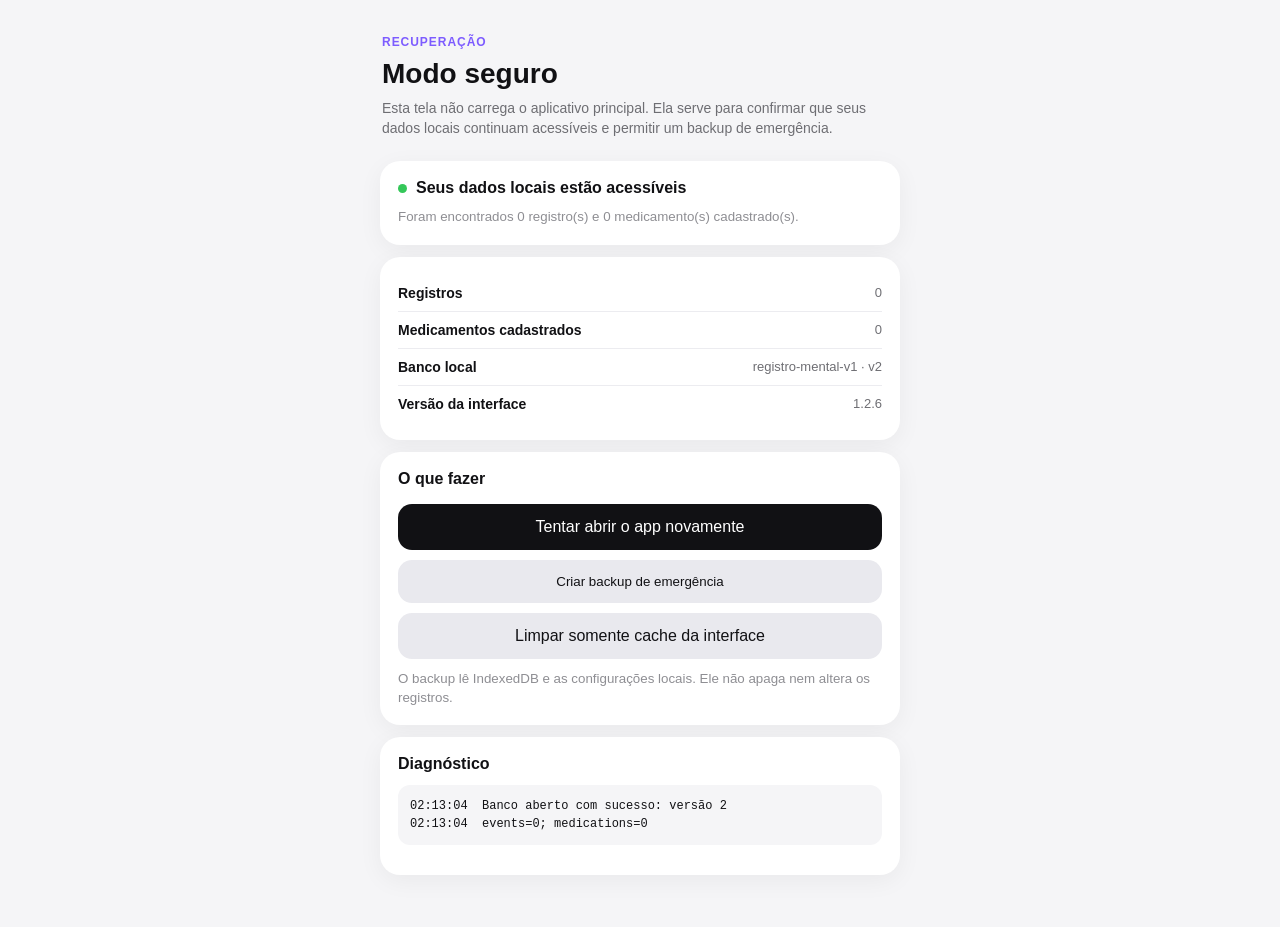
<file: safe.html>
<!doctype html>
<html lang="pt-BR">
<head>
  <meta charset="utf-8">
  <meta name="viewport" content="width=device-width,initial-scale=1,viewport-fit=cover">
  <meta name="theme-color" content="#f5f5f7">
  <meta http-equiv="Cache-Control" content="no-cache, no-store, must-revalidate">
  <meta http-equiv="Pragma" content="no-cache">
  <meta http-equiv="Expires" content="0">
  <title>Registro — Modo seguro</title>
  <style>
    :root{font-family:-apple-system,BlinkMacSystemFont,"SF Pro Text",sans-serif;color:#111114;background:#f5f5f7}
    *{box-sizing:border-box}body{margin:0;min-height:100dvh;padding:24px 18px 40px;background:#f5f5f7;color:#111114}
    main{width:min(100%,520px);margin:0 auto}header{margin:10px 2px 22px}.eyebrow{font-size:12px;font-weight:700;letter-spacing:.08em;color:#7d5cff;text-transform:uppercase;margin:0 0 6px}h1{font-size:28px;margin:0 0 8px}p{font-size:14px;line-height:1.48;color:#6e6e73;margin:0}
    .card{background:#fff;border-radius:20px;padding:18px;margin:12px 0;box-shadow:0 6px 24px rgba(0,0,0,.05)}
    .row{display:flex;justify-content:space-between;gap:18px;align-items:flex-start;padding:10px 0;border-bottom:1px solid #ececf0}.row:last-child{border-bottom:0}.row strong{font-size:14px}.row span{font-size:13px;color:#6e6e73;text-align:right;word-break:break-word}
    .status{display:flex;align-items:center;gap:9px}.dot{width:9px;height:9px;border-radius:50%;background:#f0b429;flex:none}.dot.ok{background:#34c759}.dot.bad{background:#ff3b30}
    .actions{display:grid;gap:10px;margin-top:16px}button,a.button{appearance:none;border:0;text-decoration:none;text-align:center;border-radius:14px;padding:14px 16px;font:600 15px/1.2 inherit;background:#111114;color:#fff;display:block}.secondary{background:#e9e9ee!important;color:#111114!important}.danger{background:#fff0ee!important;color:#d92d20!important}
    pre{white-space:pre-wrap;word-break:break-word;font:12px/1.5 ui-monospace,SFMono-Regular,Menlo,monospace;background:#f5f5f7;padding:12px;border-radius:12px;max-height:220px;overflow:auto}
    small{display:block;color:#8e8e93;margin-top:10px;line-height:1.45}
    @media(prefers-color-scheme:dark){:root,body{background:#111114;color:#f7f7f8}.card{background:#1c1c1e}.row{border-color:#2c2c2e}.row span,p,small{color:#a1a1a6}.secondary{background:#2c2c2e!important;color:#f7f7f8!important}pre{background:#111114;color:#e5e5e7}.danger{background:#2a1715!important;color:#ff6961!important}}
  </style>

  <!-- rm-environment-icon -->
  <link rel="icon" href="./icon-oficial.jpeg?v=20260915-2" type="image/jpeg">
  <link rel="apple-touch-icon" href="./icon-oficial.jpeg?v=20260915-2">
</head>
<body>
<main>
  <header>
    <p class="eyebrow">Recuperação</p>
    <h1>Modo seguro</h1>
    <p>Esta tela não carrega o aplicativo principal. Ela serve para confirmar que seus dados locais continuam acessíveis e permitir um backup de emergência.</p>
  </header>

  <section class="card">
    <div class="status"><span class="dot" id="healthDot"></span><strong id="healthTitle">Verificando armazenamento…</strong></div>
    <small id="healthDetail">Nenhum dado será alterado durante esta verificação.</small>
  </section>

  <section class="card" id="countsCard" hidden>
    <div class="row"><strong>Registros</strong><span id="eventsCount">—</span></div>
    <div class="row"><strong>Medicamentos cadastrados</strong><span id="medicationsCount">—</span></div>
    <div class="row"><strong>Banco local</strong><span id="dbVersion">—</span></div>
    <div class="row"><strong>Versão da interface</strong><span>1.2.6</span></div>
  </section>

  <section class="card">
    <strong>O que fazer</strong>
    <div class="actions">
      <a class="button" href="./launch.html?v=1.2.6&safe=1">Tentar abrir o app novamente</a>
      <button class="secondary" id="backupBtn" type="button">Criar backup de emergência</button>
      <a class="button secondary" href="./recover.html?v=1.2.6&from=safe">Limpar somente cache da interface</a>
    </div>
    <small>O backup lê IndexedDB e as configurações locais. Ele não apaga nem altera os registros.</small>
  </section>

  <section class="card" id="logCard">
    <strong>Diagnóstico</strong>
    <pre id="log">Iniciando…</pre>
  </section>
</main>
<script>
(() => {
  const DB_NAME='registro-mental-v1';
  const DB_VERSION=2;
  const logEl=document.getElementById('log');
  const dot=document.getElementById('healthDot');
  const title=document.getElementById('healthTitle');
  const detail=document.getElementById('healthDetail');
  const countsCard=document.getElementById('countsCard');
  const backupBtn=document.getElementById('backupBtn');
  let db=null;
  const logs=[];
  function log(msg){logs.push(`${new Date().toLocaleTimeString('pt-BR')}  ${msg}`);logEl.textContent=logs.join('\n')}
  function req(r){return new Promise((resolve,reject)=>{r.onsuccess=()=>resolve(r.result);r.onerror=()=>reject(r.error)})}
  async function openExistingDB(){
    return new Promise((resolve,reject)=>{
      const r=indexedDB.open(DB_NAME,DB_VERSION);
      r.onupgradeneeded=()=>{
        // Replica somente o esquema oficial caso seja um aparelho sem banco ainda.
        const d=r.result;
        if(!d.objectStoreNames.contains('events')){const s=d.createObjectStore('events',{keyPath:'id'});s.createIndex('timestamp','timestamp');s.createIndex('type','type')}
        if(!d.objectStoreNames.contains('audio'))d.createObjectStore('audio',{keyPath:'id'});
        if(!d.objectStoreNames.contains('medications'))d.createObjectStore('medications',{keyPath:'id'});
      };
      r.onsuccess=()=>resolve(r.result);
      r.onerror=()=>reject(r.error);
      r.onblocked=()=>reject(new Error('Banco local bloqueado por outra aba'));
    });
  }
  async function countStore(name){
    if(!db.objectStoreNames.contains(name))return 0;
    return req(db.transaction(name,'readonly').objectStore(name).count());
  }
  async function readStore(name){
    if(!db.objectStoreNames.contains(name))return [];
    return req(db.transaction(name,'readonly').objectStore(name).getAll());
  }
  async function initialize(){
    try{
      if(!('indexedDB' in window))throw new Error('IndexedDB não está disponível');
      db=await openExistingDB();
      const events=await countStore('events');
      const medications=await countStore('medications');
      document.getElementById('eventsCount').textContent=String(events);
      document.getElementById('medicationsCount').textContent=String(medications);
      document.getElementById('dbVersion').textContent=`${DB_NAME} · v${db.version}`;
      countsCard.hidden=false;
      dot.classList.add('ok');
      title.textContent='Seus dados locais estão acessíveis';
      detail.textContent=`Foram encontrados ${events} registro(s) e ${medications} medicamento(s) cadastrado(s).`;
      log(`Banco aberto com sucesso: versão ${db.version}`);
      log(`events=${events}; medications=${medications}`);
    }catch(error){
      dot.classList.add('bad');
      title.textContent='Não foi possível abrir o banco local';
      detail.textContent=error?.message||String(error);
      log(`ERRO: ${error?.stack||error}`);
      backupBtn.disabled=true;
    }
  }
  backupBtn.addEventListener('click',async()=>{
    if(!db)return;
    backupBtn.disabled=true;
    backupBtn.textContent='Preparando backup…';
    try{
      const payload={
        exportedAt:new Date().toISOString(),
        source:'Registro Mental — modo seguro',
        release:'1.2.6',
        database:{name:DB_NAME,version:db.version,events:await readStore('events'),medications:await readStore('medications'),audio:await readStore('audio')},
        localStorage:{}
      };
      for(let i=0;i<localStorage.length;i++){
        const key=localStorage.key(i);
        if(key&&key.startsWith('registro-'))payload.localStorage[key]=localStorage.getItem(key);
      }
      const blob=new Blob([JSON.stringify(payload,null,2)],{type:'application/json'});
      const a=document.createElement('a');
      a.href=URL.createObjectURL(blob);
      a.download=`registro-backup-emergencia-${new Date().toISOString().slice(0,10)}.json`;
      document.body.appendChild(a);a.click();a.remove();
      setTimeout(()=>URL.revokeObjectURL(a.href),1000);
      backupBtn.textContent='Backup criado';
      log('Backup de emergência criado com sucesso');
    }catch(error){
      backupBtn.disabled=false;
      backupBtn.textContent='Tentar backup novamente';
      log(`ERRO no backup: ${error?.message||error}`);
    }
  });
  initialize();
})();
</script>
</body>
</html>
</file>
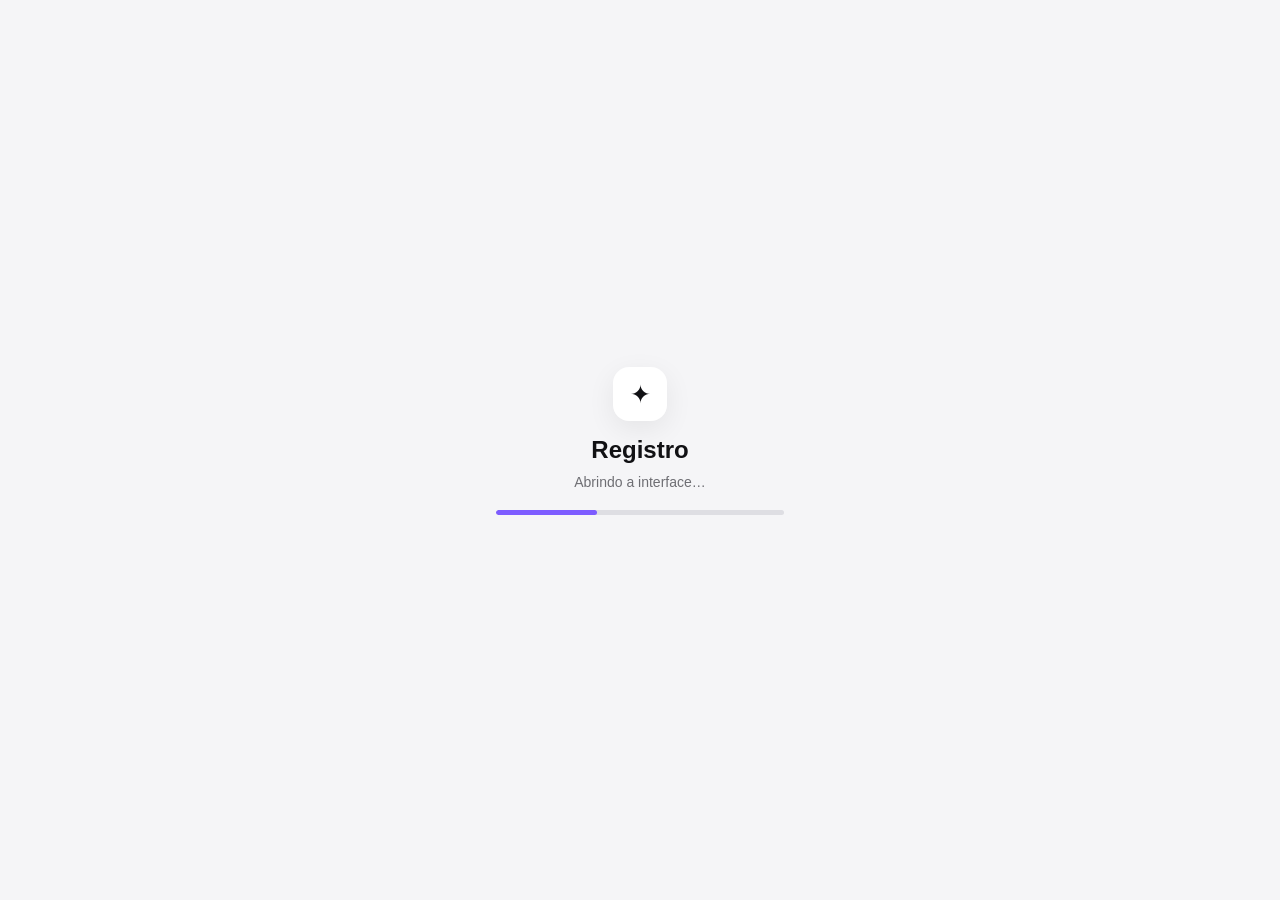
<file: beta/recover.html>
<!doctype html>
<html lang="pt-BR">
<head>
  <meta charset="utf-8">
  <meta name="viewport" content="width=device-width,initial-scale=1,viewport-fit=cover">
  <meta name="theme-color" content="#f5f5f7">
  <meta http-equiv="Cache-Control" content="no-cache, no-store, must-revalidate">
  <meta http-equiv="Pragma" content="no-cache">
  <meta http-equiv="Expires" content="0">
  <title>Recuperar Registro</title>
  <style>
    html,body{margin:0;min-height:100%;background:#f5f5f7;color:#111114;font-family:-apple-system,BlinkMacSystemFont,"SF Pro Text",sans-serif}
    main{min-height:100dvh;display:grid;place-items:center;padding:24px;box-sizing:border-box}
    section{width:min(100%,390px);background:#fff;border-radius:22px;padding:22px;box-sizing:border-box;box-shadow:0 10px 30px rgba(0,0,0,.07)}
    h1{font-size:22px;margin:0 0 8px}p{font-size:14px;line-height:1.45;color:#6e6e73;margin:0}.ok{color:#238636}.bad{color:#d92d20}
    .bar{height:6px;background:#e8e8ed;border-radius:999px;overflow:hidden;margin:18px 0}.bar span{display:block;height:100%;width:18%;background:#7d5cff;border-radius:inherit;animation:move .9s ease-in-out infinite alternate}@keyframes move{to{transform:translateX(430%)}}
    .actions{display:grid;gap:9px;margin-top:16px}.actions a{text-decoration:none;text-align:center;padding:12px 14px;border-radius:13px;background:#111114;color:#fff;font-size:14px;font-weight:600}.actions a.secondary{background:#ececf1;color:#111114}
    @media(prefers-color-scheme:dark){html,body{background:#111114;color:#f7f7f8}section{background:#1c1c1e;box-shadow:none}p{color:#a1a1a6}.bar{background:#2c2c2e}.actions a{background:#f2f2f4;color:#111114}.actions a.secondary{background:#2c2c2e;color:#f7f7f8}}
  </style>

  <!-- rm-environment-icon -->
  <link rel="icon" href="./icon-beta.jpeg?v=20260915-2" type="image/jpeg">
  <link rel="apple-touch-icon" href="./icon-beta.jpeg?v=20260915-2">
</head>
<body>
<main><section>
  <h1>Recuperando o Registro</h1>
  <p id="status">Removendo somente o cache e o Service Worker da interface. IndexedDB e localStorage não serão apagados.</p>
  <div class="bar" id="bar"><span></span></div>
  <div class="actions" id="actions" hidden>
    <a href="./launch.html?v=1.2.0-beta.51&recover=1">Abrir o app novamente</a>
    <a class="secondary" href="./safe.html?v=1.2.0-beta.51&recover=1">Abrir modo seguro</a>
  </div>
</section></main>
<script>
(async()=>{
  const status=document.getElementById('status');
  const actions=document.getElementById('actions');
  const bar=document.getElementById('bar');
  try{
    let workers=0,cachesRemoved=0;
    if('serviceWorker' in navigator){
      const regs=await navigator.serviceWorker.getRegistrations();
      const targets=regs.filter(r=>String(r.scope||'').includes('/Registro-mental-v1/beta/'));
      const results=await Promise.allSettled(targets.map(r=>r.unregister()));
      workers=results.filter(r=>r.status==='fulfilled'&&r.value).length;
    }
    if('caches' in window){
      const keys=await caches.keys();
      const targets=keys.filter(k=>k.startsWith('registro-beta-v1-'));
      const results=await Promise.allSettled(targets.map(k=>caches.delete(k)));
      cachesRemoved=results.filter(r=>r.status==='fulfilled'&&r.value).length;
    }
    status.className='ok';
    status.textContent=`Interface recuperada: ${workers} Service Worker(s) removido(s), ${cachesRemoved} cache(s) removido(s). Seus dados locais foram preservados.`;
    bar.hidden=true;
    actions.hidden=false;
    try{localStorage.setItem('registro-beta-v1-last-recovery',new Date().toISOString())}catch(_){}
    setTimeout(()=>location.replace(`./launch.html?v=1.2.0-beta.51&recover=${Date.now()}`),900);
  }catch(err){
    status.className='bad';
    status.textContent='A limpeza automática não terminou. Seus registros não foram apagados. Você ainda pode abrir o modo seguro.';
    bar.hidden=true;
    actions.hidden=false;
  }
})();
</script>
</body>
</html>
</file>
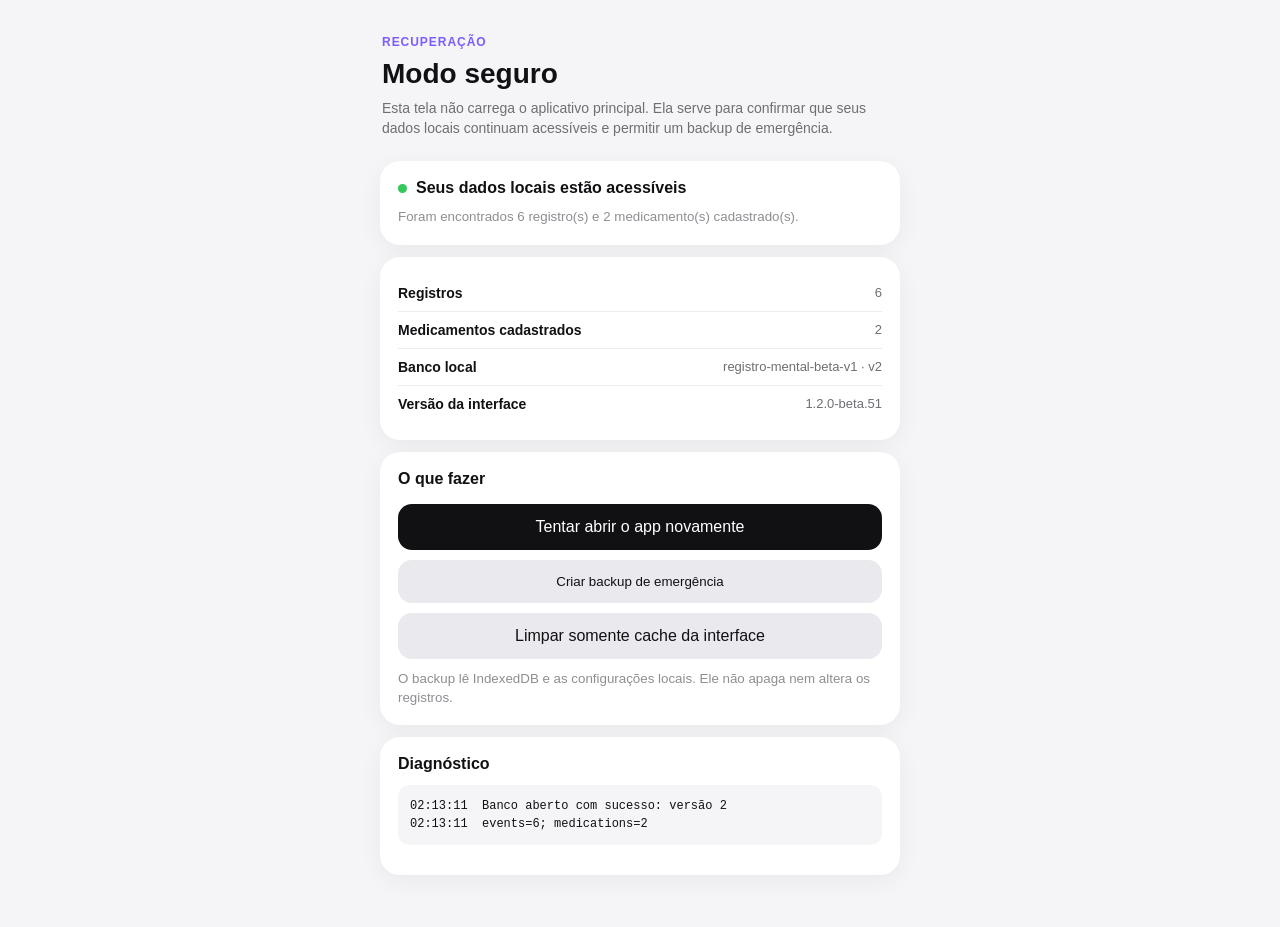
<file: beta/safe.html>
<!doctype html>
<html lang="pt-BR">
<head>
  <meta charset="utf-8">
  <meta name="viewport" content="width=device-width,initial-scale=1,viewport-fit=cover">
  <meta name="theme-color" content="#f5f5f7">
  <meta http-equiv="Cache-Control" content="no-cache, no-store, must-revalidate">
  <meta http-equiv="Pragma" content="no-cache">
  <meta http-equiv="Expires" content="0">
  <title>Registro — Modo seguro</title>
  <style>
    :root{font-family:-apple-system,BlinkMacSystemFont,"SF Pro Text",sans-serif;color:#111114;background:#f5f5f7}
    *{box-sizing:border-box}body{margin:0;min-height:100dvh;padding:24px 18px 40px;background:#f5f5f7;color:#111114}
    main{width:min(100%,520px);margin:0 auto}header{margin:10px 2px 22px}.eyebrow{font-size:12px;font-weight:700;letter-spacing:.08em;color:#7d5cff;text-transform:uppercase;margin:0 0 6px}h1{font-size:28px;margin:0 0 8px}p{font-size:14px;line-height:1.48;color:#6e6e73;margin:0}
    .card{background:#fff;border-radius:20px;padding:18px;margin:12px 0;box-shadow:0 6px 24px rgba(0,0,0,.05)}
    .row{display:flex;justify-content:space-between;gap:18px;align-items:flex-start;padding:10px 0;border-bottom:1px solid #ececf0}.row:last-child{border-bottom:0}.row strong{font-size:14px}.row span{font-size:13px;color:#6e6e73;text-align:right;word-break:break-word}
    .status{display:flex;align-items:center;gap:9px}.dot{width:9px;height:9px;border-radius:50%;background:#f0b429;flex:none}.dot.ok{background:#34c759}.dot.bad{background:#ff3b30}
    .actions{display:grid;gap:10px;margin-top:16px}button,a.button{appearance:none;border:0;text-decoration:none;text-align:center;border-radius:14px;padding:14px 16px;font:600 15px/1.2 inherit;background:#111114;color:#fff;display:block}.secondary{background:#e9e9ee!important;color:#111114!important}.danger{background:#fff0ee!important;color:#d92d20!important}
    pre{white-space:pre-wrap;word-break:break-word;font:12px/1.5 ui-monospace,SFMono-Regular,Menlo,monospace;background:#f5f5f7;padding:12px;border-radius:12px;max-height:220px;overflow:auto}
    small{display:block;color:#8e8e93;margin-top:10px;line-height:1.45}
    @media(prefers-color-scheme:dark){:root,body{background:#111114;color:#f7f7f8}.card{background:#1c1c1e}.row{border-color:#2c2c2e}.row span,p,small{color:#a1a1a6}.secondary{background:#2c2c2e!important;color:#f7f7f8!important}pre{background:#111114;color:#e5e5e7}.danger{background:#2a1715!important;color:#ff6961!important}}
  </style>

  <!-- rm-environment-icon -->
  <link rel="icon" href="./icon-beta.jpeg?v=20260915-2" type="image/jpeg">
  <link rel="apple-touch-icon" href="./icon-beta.jpeg?v=20260915-2">
</head>
<body>
<main>
  <header>
    <p class="eyebrow">Recuperação</p>
    <h1>Modo seguro</h1>
    <p>Esta tela não carrega o aplicativo principal. Ela serve para confirmar que seus dados locais continuam acessíveis e permitir um backup de emergência.</p>
  </header>

  <section class="card">
    <div class="status"><span class="dot" id="healthDot"></span><strong id="healthTitle">Verificando armazenamento…</strong></div>
    <small id="healthDetail">Nenhum dado será alterado durante esta verificação.</small>
  </section>

  <section class="card" id="countsCard" hidden>
    <div class="row"><strong>Registros</strong><span id="eventsCount">—</span></div>
    <div class="row"><strong>Medicamentos cadastrados</strong><span id="medicationsCount">—</span></div>
    <div class="row"><strong>Banco local</strong><span id="dbVersion">—</span></div>
    <div class="row"><strong>Versão da interface</strong><span>1.2.0-beta.51</span></div>
  </section>

  <section class="card">
    <strong>O que fazer</strong>
    <div class="actions">
      <a class="button" href="./launch.html?v=1.2.0-beta.51&safe=1">Tentar abrir o app novamente</a>
      <button class="secondary" id="backupBtn" type="button">Criar backup de emergência</button>
      <a class="button secondary" href="./recover.html?v=1.2.0-beta.51&from=safe">Limpar somente cache da interface</a>
    </div>
    <small>O backup lê IndexedDB e as configurações locais. Ele não apaga nem altera os registros.</small>
  </section>

  <section class="card" id="logCard">
    <strong>Diagnóstico</strong>
    <pre id="log">Iniciando…</pre>
  </section>
</main>
<script>
(() => {
  const DB_NAME='registro-mental-beta-v1';
  const DB_VERSION=2;
  const logEl=document.getElementById('log');
  const dot=document.getElementById('healthDot');
  const title=document.getElementById('healthTitle');
  const detail=document.getElementById('healthDetail');
  const countsCard=document.getElementById('countsCard');
  const backupBtn=document.getElementById('backupBtn');
  let db=null;
  const logs=[];
  function log(msg){logs.push(`${new Date().toLocaleTimeString('pt-BR')}  ${msg}`);logEl.textContent=logs.join('\n')}
  function req(r){return new Promise((resolve,reject)=>{r.onsuccess=()=>resolve(r.result);r.onerror=()=>reject(r.error)})}
  async function openExistingDB(){
    return new Promise((resolve,reject)=>{
      const r=indexedDB.open(DB_NAME,DB_VERSION);
      r.onupgradeneeded=()=>{
        // Replica somente o esquema oficial caso seja um aparelho sem banco ainda.
        const d=r.result;
        if(!d.objectStoreNames.contains('events')){const s=d.createObjectStore('events',{keyPath:'id'});s.createIndex('timestamp','timestamp');s.createIndex('type','type')}
        if(!d.objectStoreNames.contains('audio'))d.createObjectStore('audio',{keyPath:'id'});
        if(!d.objectStoreNames.contains('medications'))d.createObjectStore('medications',{keyPath:'id'});
      };
      r.onsuccess=()=>resolve(r.result);
      r.onerror=()=>reject(r.error);
      r.onblocked=()=>reject(new Error('Banco local bloqueado por outra aba'));
    });
  }
  async function countStore(name){
    if(!db.objectStoreNames.contains(name))return 0;
    return req(db.transaction(name,'readonly').objectStore(name).count());
  }
  async function readStore(name){
    if(!db.objectStoreNames.contains(name))return [];
    return req(db.transaction(name,'readonly').objectStore(name).getAll());
  }
  async function initialize(){
    try{
      if(!('indexedDB' in window))throw new Error('IndexedDB não está disponível');
      db=await openExistingDB();
      const events=await countStore('events');
      const medications=await countStore('medications');
      document.getElementById('eventsCount').textContent=String(events);
      document.getElementById('medicationsCount').textContent=String(medications);
      document.getElementById('dbVersion').textContent=`${DB_NAME} · v${db.version}`;
      countsCard.hidden=false;
      dot.classList.add('ok');
      title.textContent='Seus dados locais estão acessíveis';
      detail.textContent=`Foram encontrados ${events} registro(s) e ${medications} medicamento(s) cadastrado(s).`;
      log(`Banco aberto com sucesso: versão ${db.version}`);
      log(`events=${events}; medications=${medications}`);
    }catch(error){
      dot.classList.add('bad');
      title.textContent='Não foi possível abrir o banco local';
      detail.textContent=error?.message||String(error);
      log(`ERRO: ${error?.stack||error}`);
      backupBtn.disabled=true;
    }
  }
  backupBtn.addEventListener('click',async()=>{
    if(!db)return;
    backupBtn.disabled=true;
    backupBtn.textContent='Preparando backup…';
    try{
      const payload={
        exportedAt:new Date().toISOString(),
        source:'Registro Mental — modo seguro',
        release:'1.2.0-beta.51',
        database:{name:DB_NAME,version:db.version,events:await readStore('events'),medications:await readStore('medications'),audio:await readStore('audio')},
        localStorage:{}
      };
      for(let i=0;i<localStorage.length;i++){
        const key=localStorage.key(i);
        if(key&&key.startsWith('registro-'))payload.localStorage[key]=localStorage.getItem(key);
      }
      const blob=new Blob([JSON.stringify(payload,null,2)],{type:'application/json'});
      const a=document.createElement('a');
      a.href=URL.createObjectURL(blob);
      a.download=`registro-backup-emergencia-${new Date().toISOString().slice(0,10)}.json`;
      document.body.appendChild(a);a.click();a.remove();
      setTimeout(()=>URL.revokeObjectURL(a.href),1000);
      backupBtn.textContent='Backup criado';
      log('Backup de emergência criado com sucesso');
    }catch(error){
      backupBtn.disabled=false;
      backupBtn.textContent='Tentar backup novamente';
      log(`ERRO no backup: ${error?.message||error}`);
    }
  });
  initialize();
})();
</script>
</body>
</html>
</file>
